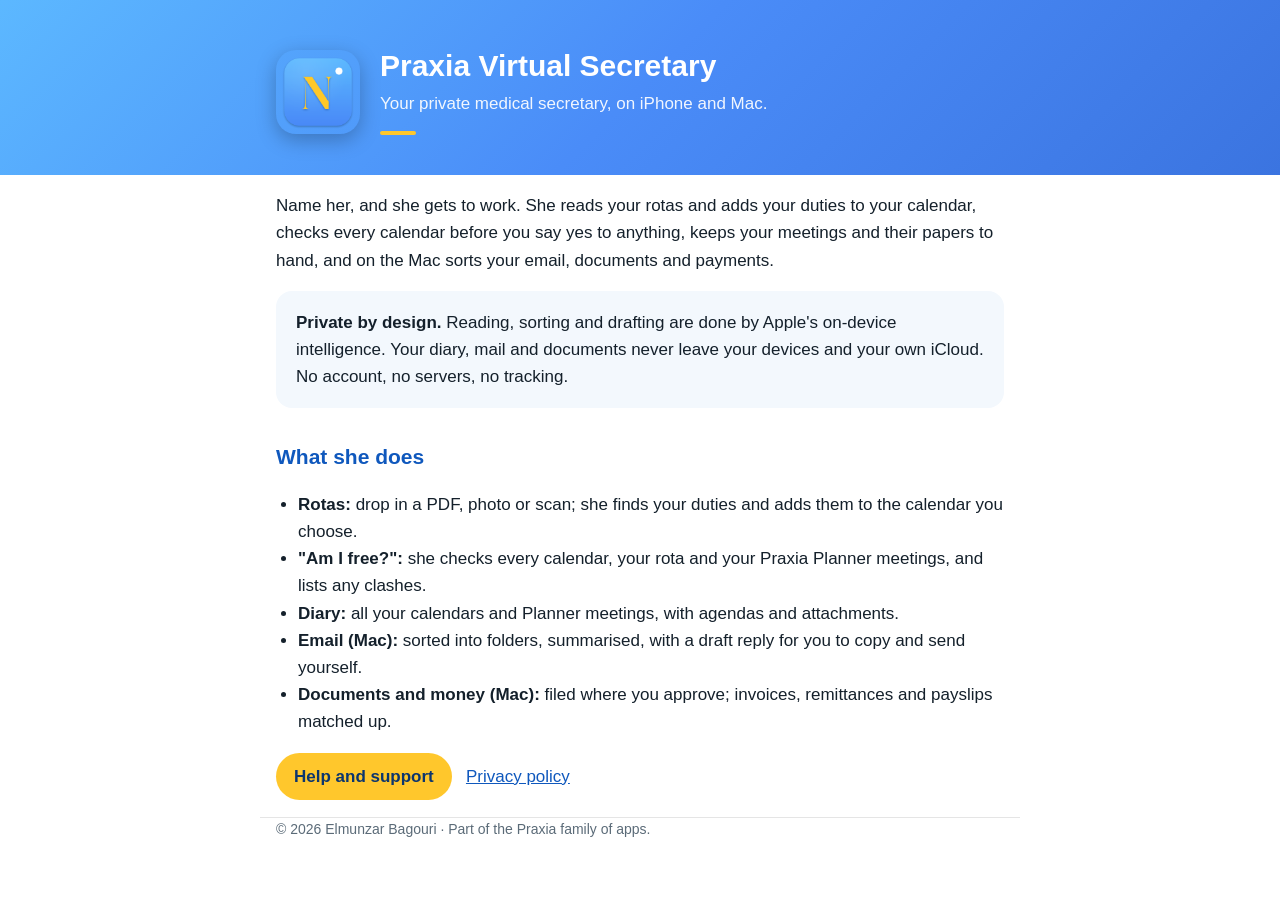
<file: index.html>
<!doctype html>
<html lang="en-GB"><head><meta charset="utf-8"><meta name="viewport" content="width=device-width, initial-scale=1">
<title>Praxia Virtual Secretary</title><meta name="description" content="A private secretary for doctors, on iPhone and Mac.">
<link rel="stylesheet" href="style.css"><link rel="icon" href="icon.png"></head>
<body>
<header><div class="wrap"><img src="icon.png" alt=""><div><h1>Praxia Virtual Secretary</h1><p>Your private medical secretary, on iPhone and Mac.</p><div class="rule"></div></div></div></header>
<main class="wrap">
<p>Name her, and she gets to work. She reads your rotas and adds your duties to your calendar, checks every calendar before you say yes to anything, keeps your meetings and their papers to hand, and on the Mac sorts your email, documents and payments.</p>
<div class="card"><strong>Private by design.</strong> Reading, sorting and drafting are done by Apple's on-device intelligence. Your diary, mail and documents never leave your devices and your own iCloud. No account, no servers, no tracking.</div>
<h2>What she does</h2>
<ul>
<li><strong>Rotas:</strong> drop in a PDF, photo or scan; she finds your duties and adds them to the calendar you choose.</li>
<li><strong>"Am I free?":</strong> she checks every calendar, your rota and your Praxia Planner meetings, and lists any clashes.</li>
<li><strong>Diary:</strong> all your calendars and Planner meetings, with agendas and attachments.</li>
<li><strong>Email (Mac):</strong> sorted into folders, summarised, with a draft reply for you to copy and send yourself.</li>
<li><strong>Documents and money (Mac):</strong> filed where you approve; invoices, remittances and payslips matched up.</li>
</ul>
<p><a class="btn" href="support.html">Help and support</a> &nbsp; <a href="privacy.html">Privacy policy</a></p>
</main>
<footer class="wrap">© 2026 Elmunzar Bagouri · Part of the Praxia family of apps.</footer>
</body></html>
</file>
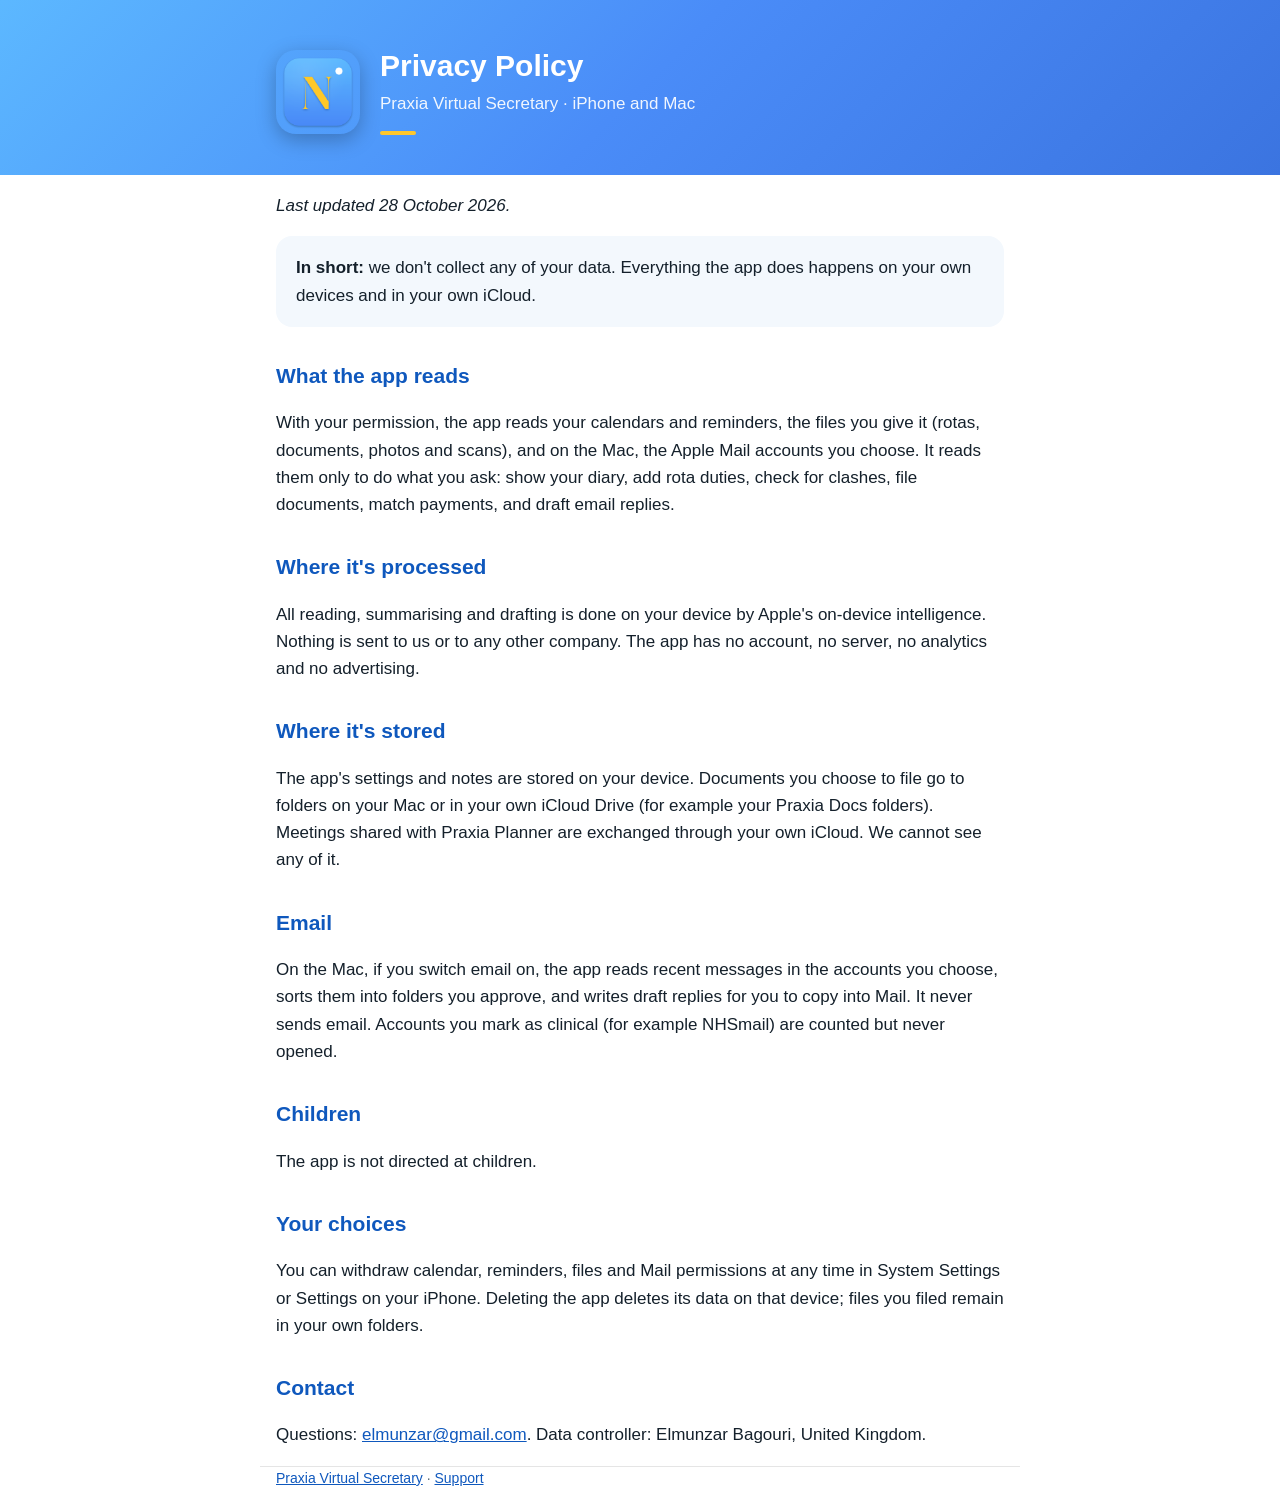
<file: privacy.html>
<!doctype html>
<html lang="en-GB"><head><meta charset="utf-8"><meta name="viewport" content="width=device-width, initial-scale=1">
<title>Privacy Policy</title><meta name="description" content="Privacy policy for Praxia Virtual Secretary.">
<link rel="stylesheet" href="style.css"><link rel="icon" href="icon.png"></head>
<body>
<header><div class="wrap"><img src="icon.png" alt=""><div><h1>Privacy Policy</h1><p>Praxia Virtual Secretary · iPhone and Mac</p><div class="rule"></div></div></div></header>
<main class="wrap">
<p><em>Last updated 28 October 2026.</em></p>
<div class="card"><strong>In short:</strong> we don't collect any of your data. Everything the app does happens on your own devices and in your own iCloud.</div>
<h2>What the app reads</h2>
<p>With your permission, the app reads your calendars and reminders, the files you give it (rotas, documents, photos and scans), and on the Mac, the Apple Mail accounts you choose. It reads them only to do what you ask: show your diary, add rota duties, check for clashes, file documents, match payments, and draft email replies.</p>
<h2>Where it's processed</h2>
<p>All reading, summarising and drafting is done on your device by Apple's on-device intelligence. Nothing is sent to us or to any other company. The app has no account, no server, no analytics and no advertising.</p>
<h2>Where it's stored</h2>
<p>The app's settings and notes are stored on your device. Documents you choose to file go to folders on your Mac or in your own iCloud Drive (for example your Praxia Docs folders). Meetings shared with Praxia Planner are exchanged through your own iCloud. We cannot see any of it.</p>
<h2>Email</h2>
<p>On the Mac, if you switch email on, the app reads recent messages in the accounts you choose, sorts them into folders you approve, and writes draft replies for you to copy into Mail. It never sends email. Accounts you mark as clinical (for example NHSmail) are counted but never opened.</p>
<h2>Children</h2>
<p>The app is not directed at children.</p>
<h2>Your choices</h2>
<p>You can withdraw calendar, reminders, files and Mail permissions at any time in System Settings or Settings on your iPhone. Deleting the app deletes its data on that device; files you filed remain in your own folders.</p>
<h2>Contact</h2>
<p>Questions: <a href="mailto:elmunzar@gmail.com">elmunzar@gmail.com</a>. Data controller: Elmunzar Bagouri, United Kingdom.</p>
</main>
<footer class="wrap"><a href="index.html">Praxia Virtual Secretary</a> · <a href="support.html">Support</a></footer>
</body></html>
</file>
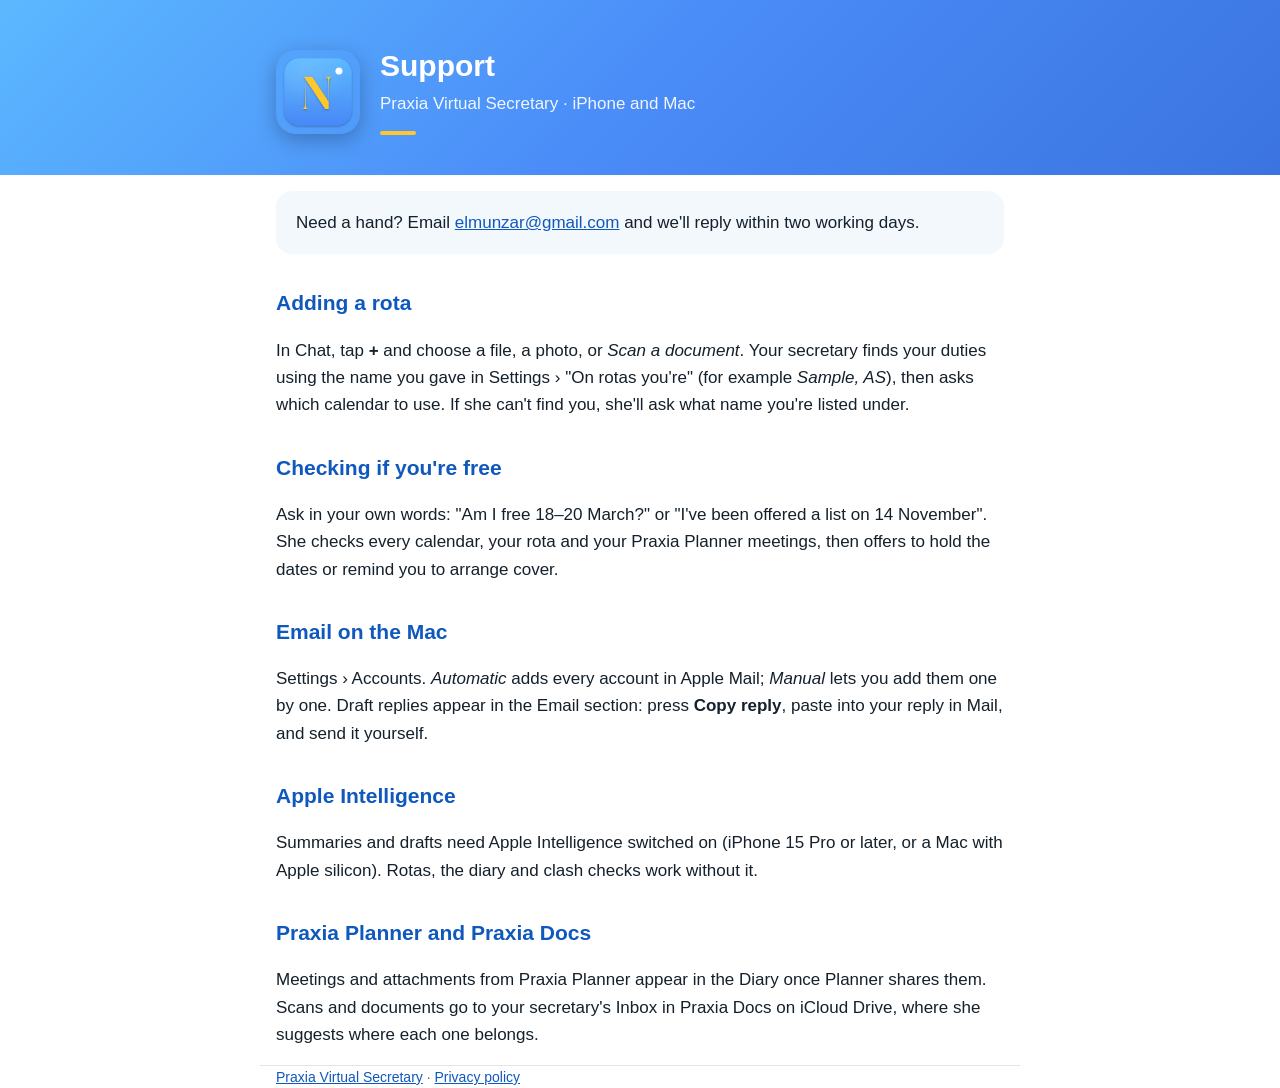
<file: support.html>
<!doctype html>
<html lang="en-GB"><head><meta charset="utf-8"><meta name="viewport" content="width=device-width, initial-scale=1">
<title>Support</title><meta name="description" content="Help for Praxia Virtual Secretary.">
<link rel="stylesheet" href="style.css"><link rel="icon" href="icon.png"></head>
<body>
<header><div class="wrap"><img src="icon.png" alt=""><div><h1>Support</h1><p>Praxia Virtual Secretary · iPhone and Mac</p><div class="rule"></div></div></div></header>
<main class="wrap">
<div class="card">Need a hand? Email <a href="mailto:elmunzar@gmail.com">elmunzar@gmail.com</a> and we'll reply within two working days.</div>
<h2>Adding a rota</h2>
<p>In Chat, tap <strong>+</strong> and choose a file, a photo, or <em>Scan a document</em>. Your secretary finds your duties using the name you gave in Settings › "On rotas you're" (for example <em>Sample, AS</em>), then asks which calendar to use. If she can't find you, she'll ask what name you're listed under.</p>
<h2>Checking if you're free</h2>
<p>Ask in your own words: "Am I free 18–20 March?" or "I've been offered a list on 14 November". She checks every calendar, your rota and your Praxia Planner meetings, then offers to hold the dates or remind you to arrange cover.</p>
<h2>Email on the Mac</h2>
<p>Settings › Accounts. <em>Automatic</em> adds every account in Apple Mail; <em>Manual</em> lets you add them one by one. Draft replies appear in the Email section: press <strong>Copy reply</strong>, paste into your reply in Mail, and send it yourself.</p>
<h2>Apple Intelligence</h2>
<p>Summaries and drafts need Apple Intelligence switched on (iPhone 15 Pro or later, or a Mac with Apple silicon). Rotas, the diary and clash checks work without it.</p>
<h2>Praxia Planner and Praxia Docs</h2>
<p>Meetings and attachments from Praxia Planner appear in the Diary once Planner shares them. Scans and documents go to your secretary's Inbox in Praxia Docs on iCloud Drive, where she suggests where each one belongs.</p>
</main>
<footer class="wrap"><a href="index.html">Praxia Virtual Secretary</a> · <a href="privacy.html">Privacy policy</a></footer>
</body></html>
</file>
<file: style.css>
:root { --blue: #4A8CF8; --deep: #0F58BD; --gold: #FFC72C; --ink: #14202b; --muted: #5b6b78; --bg: #ffffff; --card: #f3f8fd; }
@media (prefers-color-scheme: dark) { :root { --ink: #e8eef4; --muted: #a3b2bf; --bg: #0d1620; --card: #15212d; --deep: #6AAEFB; } }
* { box-sizing: border-box; }
body { margin: 0; font: 17px/1.6 -apple-system, BlinkMacSystemFont, "Segoe UI", Roboto, sans-serif; color: var(--ink); background: var(--bg); }
header { background: linear-gradient(135deg, #5CB8FF, var(--blue) 50%, #3B74E0); color: #fff; padding: 48px 16px 40px; }
.wrap { max-width: 760px; margin: 0 auto; padding: 0 16px; }
header .wrap { display: flex; gap: 20px; align-items: center; }
header img { width: 84px; height: 84px; border-radius: 20px; box-shadow: 0 6px 20px rgba(0,0,0,.25); }
h1 { margin: 0; font-size: 30px; line-height: 1.2; }
header p { margin: 6px 0 0; opacity: .92; }
.rule { width: 36px; height: 4px; border-radius: 2px; background: var(--gold); margin: 14px 0 0; }
main { padding: 32px 0 56px; }
h2 { color: var(--deep); font-size: 21px; margin: 32px 0 8px; }
.card { background: var(--card); border-radius: 16px; padding: 18px 20px; margin: 16px 0; }
a { color: var(--deep); }
footer { color: var(--muted); font-size: 14px; padding: 24px 0 40px; border-top: 1px solid rgba(127,127,127,.2); }
.btn { display: inline-block; background: var(--gold); color: #0C356E; font-weight: 600; padding: 10px 18px; border-radius: 999px; text-decoration: none; }
ul { padding-left: 22px; }
</file>
